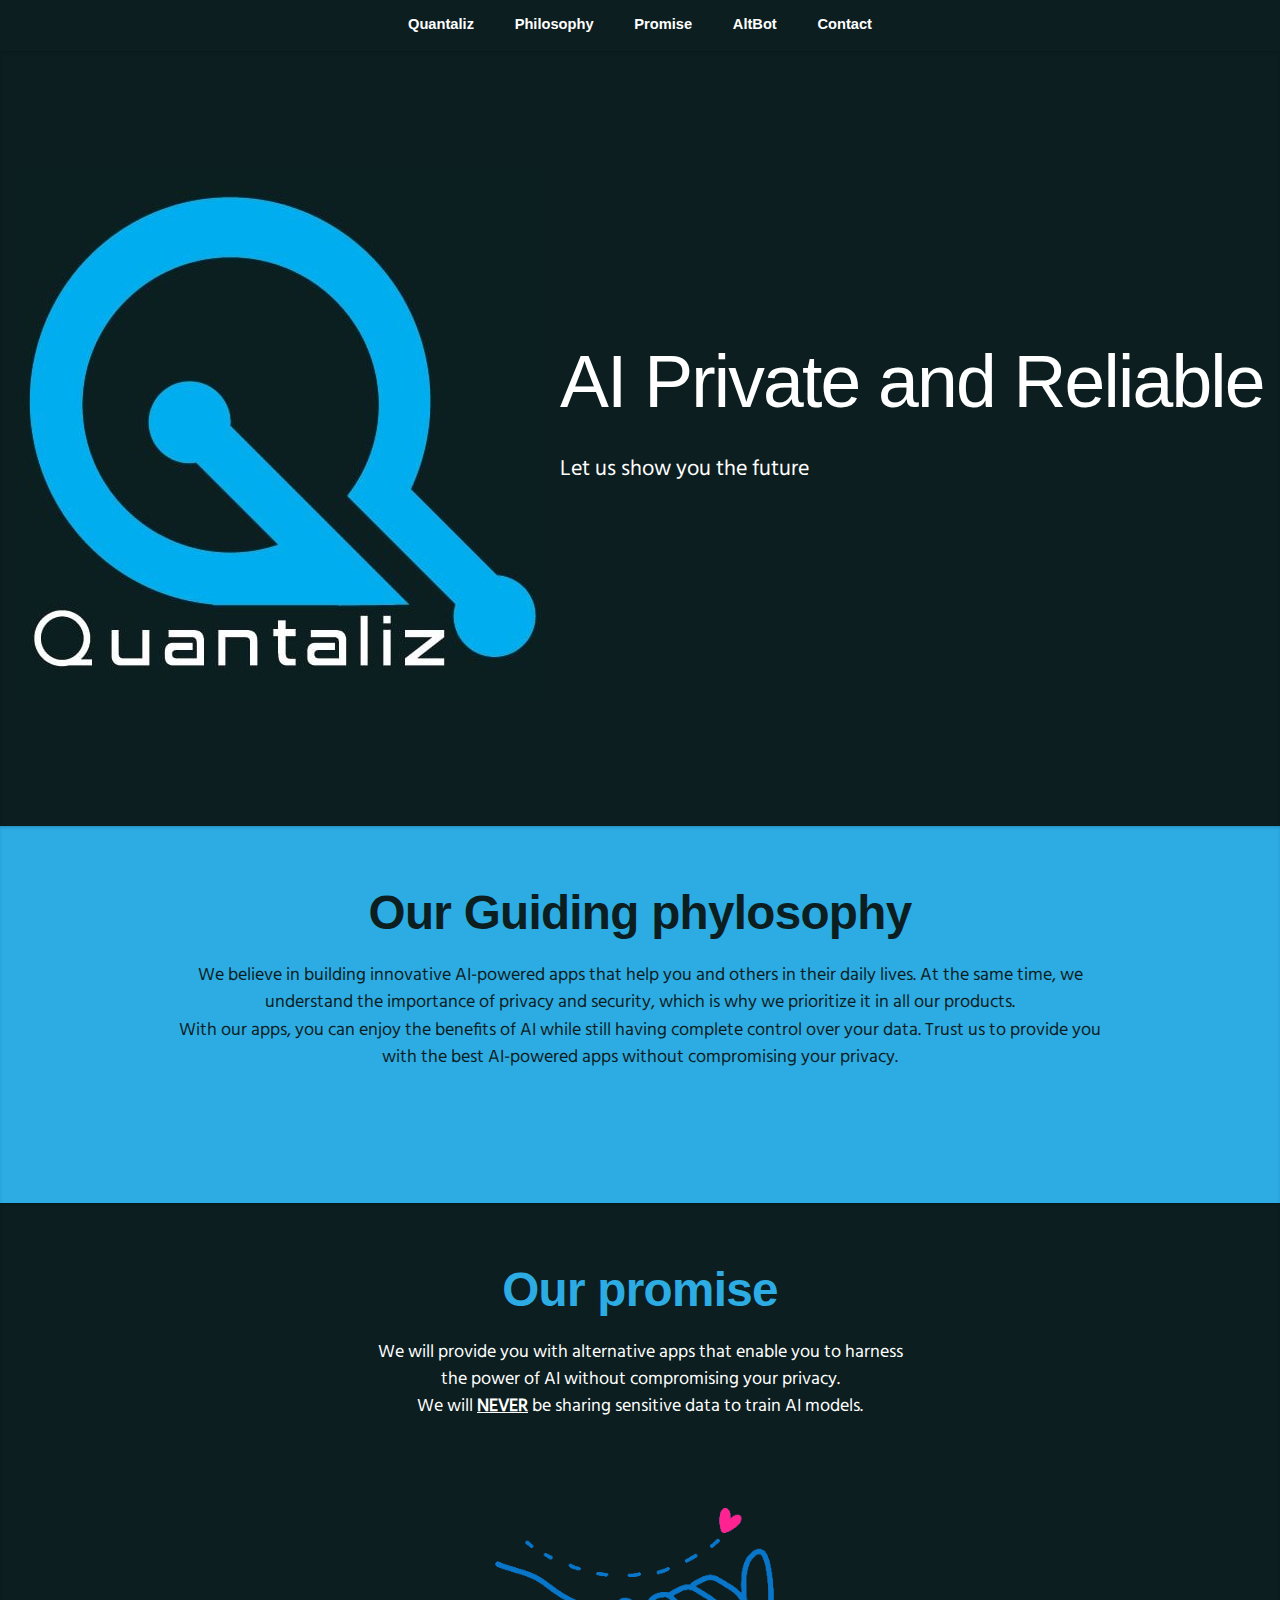
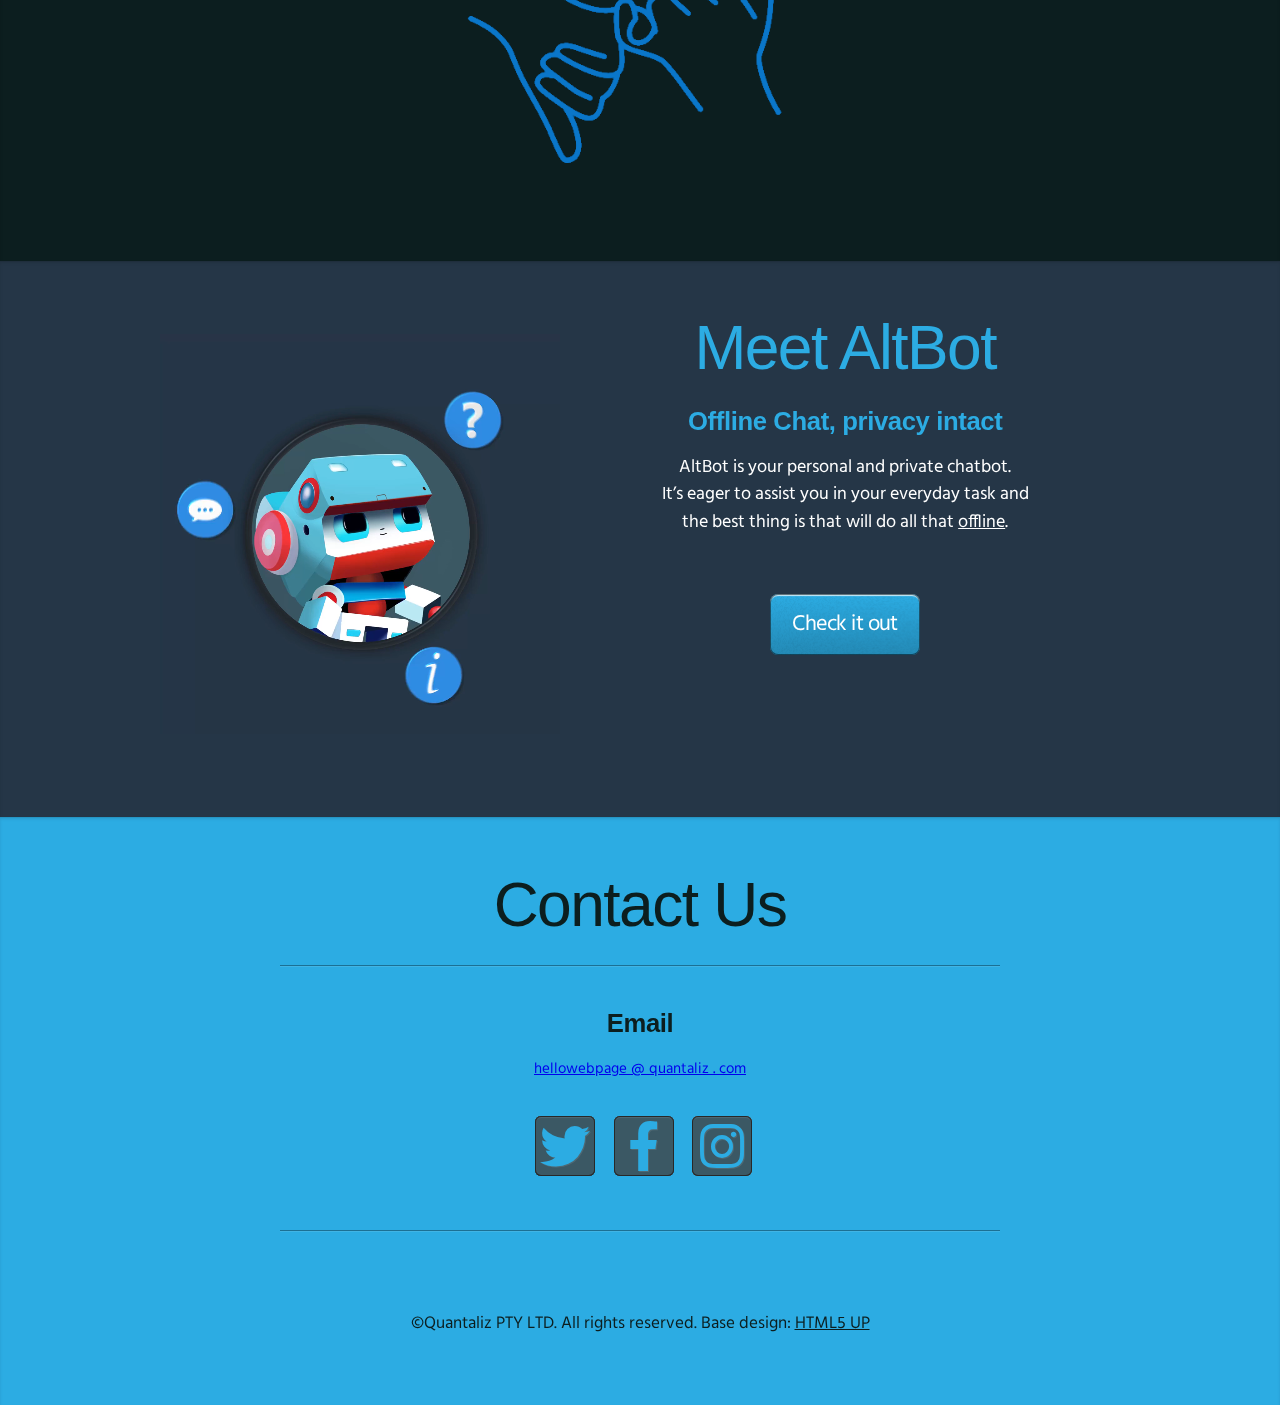
<file: index.html>
<!DOCTYPE HTML>
<html>
	<head>
		<title>Quantaliz PTY LTD</title>
		<meta charset="utf-8" />
		<meta name="viewport" content="width=device-width, initial-scale=1, user-scalable=no" />
		<link rel="stylesheet" href="assets/css/main.css" />
	</head>
	<body class="is-preload">
		<!-- Nav -->
		<nav id="nav">
			<ul class="container">
				<li><h4><a href="#top">Quantaliz</a></h4></li>
				<li><h4><a href="#philosophy">Philosophy</a></h4></li>
				<li><h4><a href="#promise">Promise</a></h4></li>
				<li><h4><a href="#altbot">AltBot</a></h4></li>
				<li><h4><a href="#contact">Contact</a></h4></li>
			</ul>
		</nav>

		<!-- Home -->
		<article id="top" class="wrapper styleCloseBlack">
			<div class="row aln-center aln-middle">
				<div class="col-4 col-5-large col-12-medium">
					<img src="images/QuantalizLogo.jpg"/>
				</div>
				<div>	
					<h1 class="quantalize">AI Private and Reliable</h1>
					<p>Let us show you the future</p>
				</div>
			</div>
		</article>

		<!-- philosophy -->
		<article id="philosophy" class="wrapper styleAllBlue">
			<div class="container">
				<header>
					<h2>Our Guiding phylosophy</h2>
					<p>We believe in building innovative AI-powered apps that help you and others in their daily lives. At the same time, we understand the importance of privacy and security, which is why we prioritize it in all our products.</p>
					<p>With our apps, you can enjoy the benefits of AI while still having complete control over your data. Trust us to provide you with the best AI-powered apps without compromising your privacy.</p>
				</header>
				<!-- <div class="row aln-center">
					<div class="col-4 col-6-medium col-12-small">
						<section class="box style1">
							<span class="icon featured fa-comments"></span>
							<h3>Consequat lorem</h3>
							<p>Ornare nulla proin odio consequat sapien vestibulum ipsum primis sed amet consequat lorem dolore.</p>
						</section>
					</div>
					<div class="col-4 col-6-medium col-12-small">
						<section class="box style1">
							<span class="icon solid featured fa-camera-retro"></span>
							<h3>Lorem dolor tempus</h3>
							<p>Ornare nulla proin odio consequat sapien vestibulum ipsum primis sed amet consequat lorem dolore.</p>
						</section>
					</div>
					<div class="col-4 col-6-medium col-12-small">
						<section class="box style1">
							<span class="icon featured fa-thumbs-up"></span>
							<h3>Feugiat posuere</h3>
							<p>Ornare nulla proin odio consequat sapien vestibulum ipsum primis sed amet consequat lorem dolore.</p>
						</section>
					</div>
				</div>
				<footer>
					<p>Lorem ipsum dolor sit sapien vestibulum ipsum primis?</p>
					<a href="#portfolio" class="button large scrolly">See some of my recent philosophy</a>
				</footer> -->
			</div>
		</article>

		<article id="promise" class="wrapper styleCloseBlack">
			<div class="container">
				<header>
					<h2>Our promise</h2>
					<p>We will provide you with alternative apps that enable you to harness </p>
					<p>the power of AI without compromising your privacy.</p> 
					<p>We will <u><strong>NEVER</strong></u> be sharing sensitive data to train AI models.</p>
				</header>
				<div class="row aln-center">
					<div class="col-4 col-5-large col-12-medium">
						<span class="image fit"><img src="images/OurPromise.png"/></span>
					</div>
				</div>
			</div>
		</article>

		<article id="altbot" class="wrapper styleCloseBlue">
			<div class="container">
				<div class="row">
					<div class="col-4 col-5-large col-12-medium">
						<video width="400" height="400" autoplay loop>
							<source src="images/AltBot-animation.mp4" type="video/mp4">
						</video>
					</div>
					<div class="col-8 col-7-large col-12-medium">	
						<header>
							<h1>Meet AltBot</h1>
							<h3>Offline Chat, privacy intact</h3>
							<p>AltBot is your personal and private chatbot.</p>
							<p>It’s eager to assist you in your everyday task and</p>
							<p>the best thing is that will do all that <u>offline</u>.</p>
						</header>
						<a href="AltBot.html" class="button large scrolly">Check it out</a>
					</div>
				</div>
			</div>
		</article>

		<!-- Portfolio
		<article id="portfolio" class="wrapper style3">
			<div class="container">
				<header>
					<h2>Here’s some stuff I made recently.</h2>
					<p>Proin odio consequat  sapien vestibulum consequat lorem dolore feugiat.</p>
				</header>
				<div class="row">
					<div class="col-4 col-6-medium col-12-small">
						<article class="box style2">
							<a href="#" class="image featured"><img src="images/pic01.jpg" alt="" /></a>
							<h3><a href="#">Magna feugiat</a></h3>
							<p>Ornare nulla proin odio consequat.</p>
						</article>
					</div>
					<div class="col-4 col-6-medium col-12-small">
						<article class="box style2">
							<a href="#" class="image featured"><img src="images/pic02.jpg" alt="" /></a>
							<h3><a href="#">Veroeros primis</a></h3>
							<p>Ornare nulla proin odio consequat.</p>
						</article>
					</div>
					<div class="col-4 col-6-medium col-12-small">
						<article class="box style2">
							<a href="#" class="image featured"><img src="images/pic03.jpg" alt="" /></a>
							<h3><a href="#">Lorem ipsum</a></h3>
							<p>Ornare nulla proin odio consequat.</p>
						</article>
					</div>
					<div class="col-4 col-6-medium col-12-small">
						<article class="box style2">
							<a href="#" class="image featured"><img src="images/pic04.jpg" alt="" /></a>
							<h3><a href="#">Tempus dolore</a></h3>
							<p>Ornare nulla proin odio consequat.</p>
						</article>
					</div>
					<div class="col-4 col-6-medium col-12-small">
						<article class="box style2">
							<a href="#" class="image featured"><img src="images/pic05.jpg" alt="" /></a>
							<h3><a href="#">Feugiat aliquam</a></h3>
							<p>Ornare nulla proin odio consequat.</p>
						</article>
					</div>
					<div class="col-4 col-6-medium col-12-small">
						<article class="box style2">
							<a href="#" class="image featured"><img src="images/pic06.jpg" alt="" /></a>
							<h3><a href="#">Sed amet ornare</a></h3>
							<p>Ornare nulla proin odio consequat.</p>
						</article>
					</div>
				</div>
				<footer>
					<p>Lorem ipsum dolor sit sapien vestibulum ipsum primis?</p>
					<a href="#contact" class="button large scrolly">Get in touch with me</a>
				</footer>
			</div>
		</article> -->

		<!-- Contact -->
		<article id="contact" class="wrapper styleAllBlue">
			<div class="container medium">
				<!-- <header>
					<h2>Have me make stuff for you.</h2>
					<p>Ornare nulla proin odio consequat sapien vestibulum ipsum.</p>
				</header> -->
				<div class="row">
					<!-- <div class="col-12">
						<form method="post" action="#">
							<div class="row">
								<div class="col-6 col-12-small">
									<input type="text" name="name" id="name" placeholder="Name" />
								</div>
								<div class="col-6 col-12-small">
									<input type="text" name="email" id="email" placeholder="Email" />
								</div>
								<div class="col-12">
									<input type="text" name="subject" id="subject" placeholder="Subject" />
								</div>
								<div class="col-12">
									<textarea name="message" id="message" placeholder="Message"></textarea>
								</div>
								<div class="col-12">
									<ul class="actions">
										<li><input type="submit" value="Send Message" /></li>
										<li><input type="reset" value="Clear Form" class="alt" /></li>
									</ul>
								</div>
							</div>
						</form>
					</div> -->
					<div class="col-12">
						<h1>Contact Us</h1>
						<hr />
						<h3>Email</h3>
						<a href="mailto:hellowebpage@quantaliz.com">hellowebpage @ quantaliz . com</a></p>
						<ul class="social">
							<li><a href="https://x.com/quantaliz" class="icon brands fa-twitter"><span class="label">Twitter</span></a></li>
							<li><a href="https://www.facebook.com/profile.php?id=61558494513659" class="icon brands fa-facebook-f"><span class="label">Facebook</span></a></li>
							<li><a href="https://www.instagram.com/quantalizcorp/" class="icon brands fa-instagram"><span class="label">Instagram</span></a></li>
							<!-- <li><a href="#" class="icon brands fa-dribbble"><span class="label">Dribbble</span></a></li> -->
							<!-- <li><a href="#" class="icon brands fa-linkedin-in"><span class="label">LinkedIn</span></a></li> -->
							<!-- <li><a href="#" class="icon brands fa-tumblr"><span class="label">Tumblr</span></a></li> -->
							<!-- <li><a href="#" class="icon brands fa-google-plus"><span class="label">Google+</span></a></li> -->
							<!-- <li><a href="#" class="icon brands fa-github"><span class="label">Github</span></a></li> -->
							<!--
							<li><a href="#" class="icon solid fa-rss"><span>RSS</span></a></li>
							<li><a href="#" class="icon brands fa-instagram"><span>Instagram</span></a></li>
							<li><a href="#" class="icon brands fa-foursquare"><span>Foursquare</span></a></li>
							<li><a href="#" class="icon brands fa-skype"><span>Skype</span></a></li>
							<li><a href="#" class="icon brands fa-soundcloud"><span>Soundcloud</span></a></li>
							<li><a href="#" class="icon brands fa-youtube"><span>YouTube</span></a></li>
							<li><a href="#" class="icon brands fa-blogger"><span>Blogger</span></a></li>
							<li><a href="#" class="icon brands fa-flickr"><span>Flickr</span></a></li>
							<li><a href="#" class="icon brands fa-vimeo"><span>Vimeo</span></a></li>
							-->
						</ul>
						<hr />
					</div>
				</div>
				<footer>
					<div id="copyright">
						&copy;Quantaliz PTY LTD. All rights reserved. Base design: <a href="http://html5up.net">HTML5 UP</a>
					</div>
				</footer>
			</div>
		</article>

		<!-- Scripts -->
		<script src="assets/js/jquery.min.js"></script>
		<script src="assets/js/jquery.scrolly.min.js"></script>
		<script src="assets/js/browser.min.js"></script>
		<script src="assets/js/breakpoints.min.js"></script>
		<script src="assets/js/util.js"></script>
		<script src="assets/js/main.js"></script>

	</body>
</html>
</file>
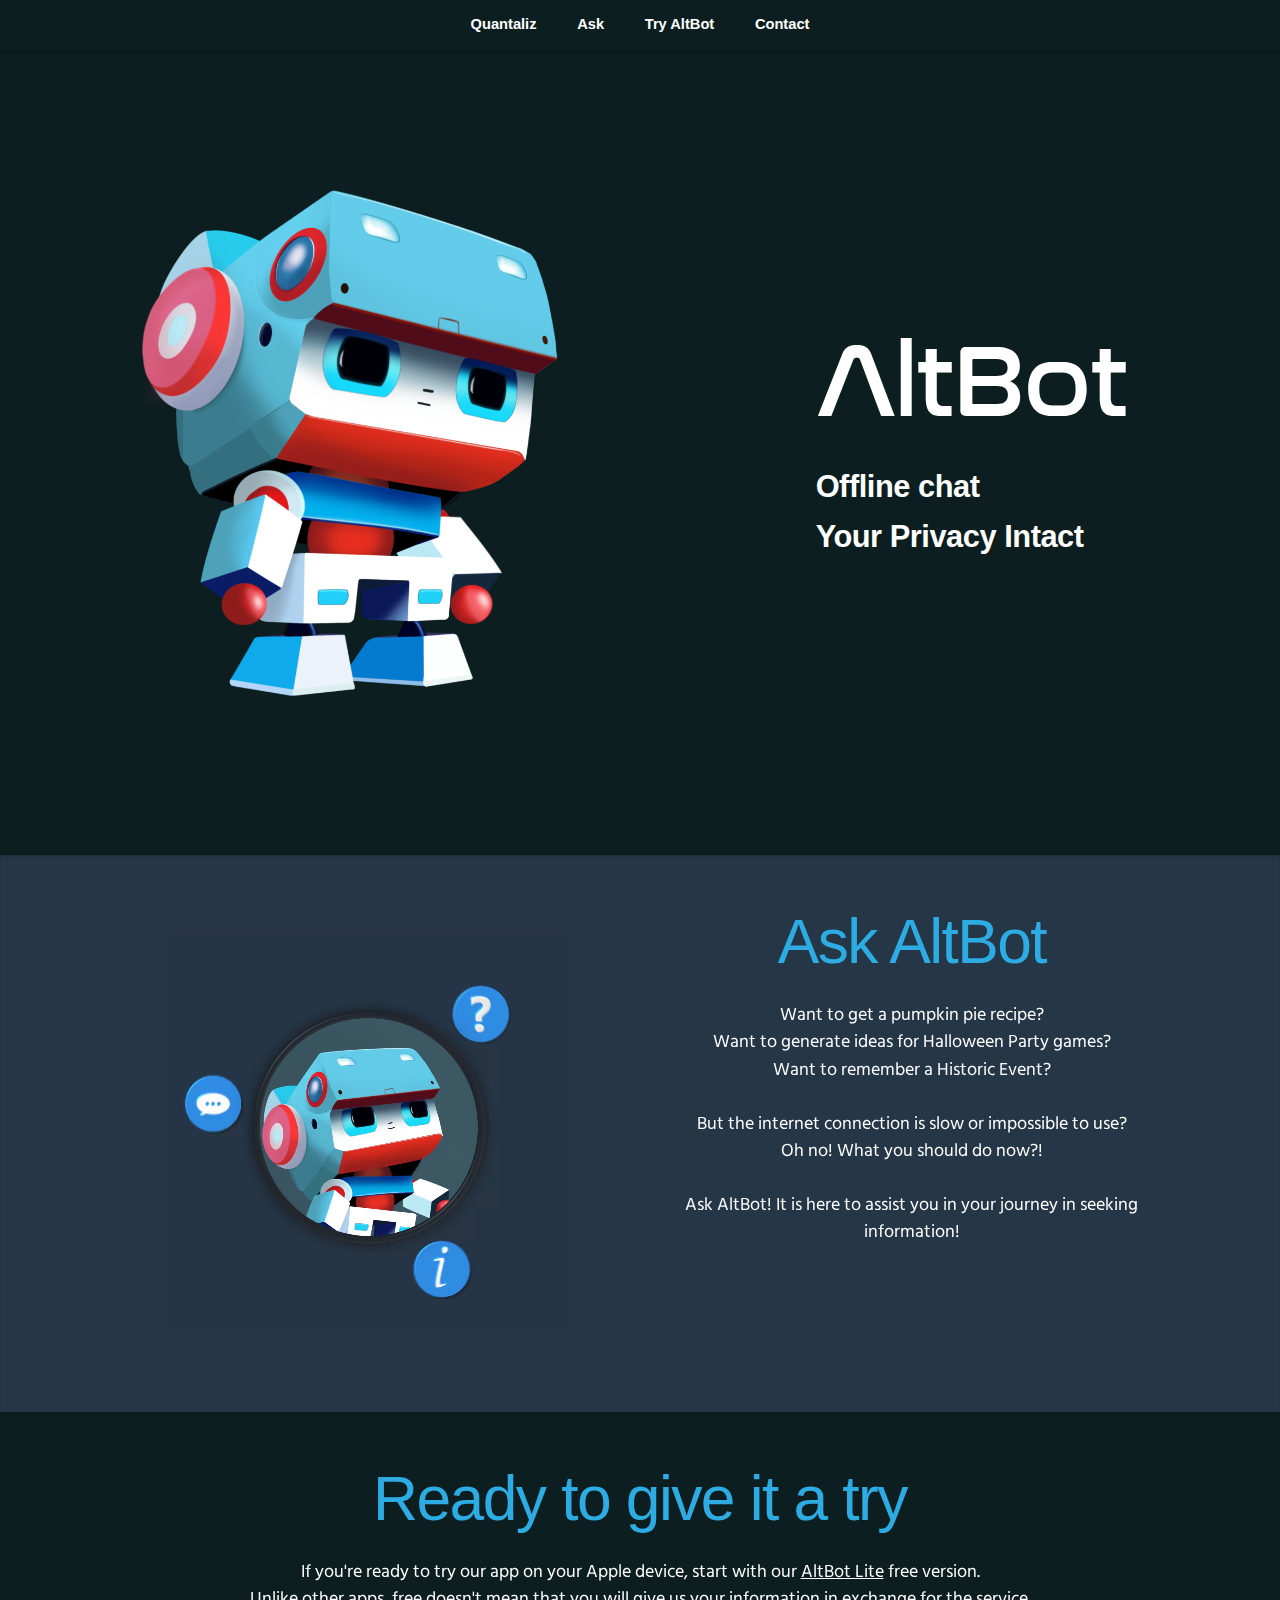
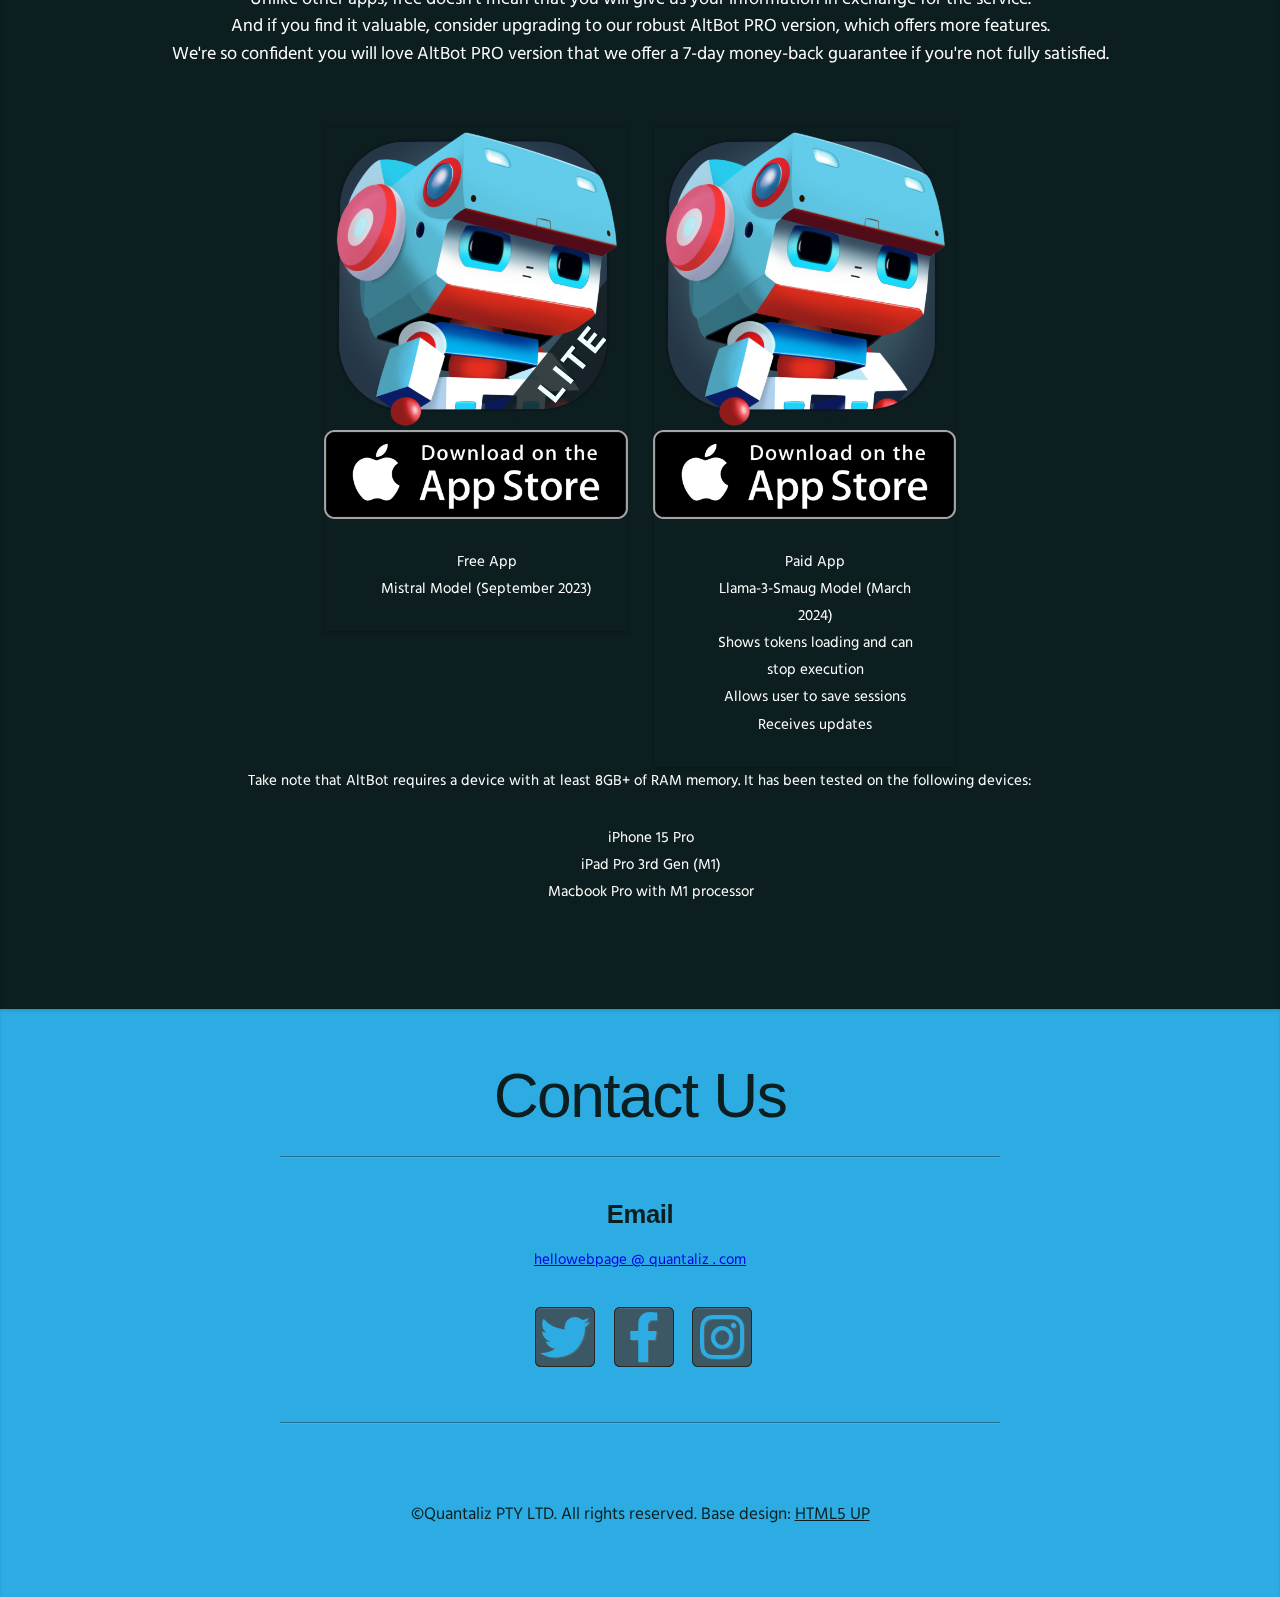
<file: AltBot.html>
<!DOCTYPE HTML>
<html>
	<head>
		<title>AltBot webpage</title>
		<meta charset="utf-8" />
		<meta name="viewport" content="width=device-width, initial-scale=1, user-scalable=no" />
		<link rel="stylesheet" href="assets/css/main.css" />
	</head>
	<body class="is-preload">
		<!-- Nav -->
		<nav id="nav">
			<ul class="container">
				<li><h4><a href="index.html">Quantaliz</a></h4></li>
				<!-- <li><h4><a href="#video">Video</a></li> -->
				<li><h4><a href="#ask">Ask</a></h4></li>
				<li><h4><a href="#try">Try AltBot</a></h4></li>
				<li><h4><a href="#contact">Contact</a></h4></li>
			</ul>
		</nav>

		<!-- Home -->
		<article id="top" class="wrapper styleCloseBlack">
			<div class="row aln-center aln-middle">
				<div class="col-5 col-7-large col-12-medium">
					<img src="images/AltBot-Trans.png"/>
				</div>
				<div class="col-5 col-4-large col-12-medium">	
					<h1 class="albotize">AltBot</h1>
					<h2 class="albotize">Offline chat </h2>
					<h2 class="albotize">Your Privacy Intact</h2>
				</div>
			</div>
		</article>

		<!-- video -->
		<!-- <article id="video" class="wrapper styleAllBlue">
			<div class="container">
				<header>
					<h1>AltBot intro video</h1>
					<span class="image fit"><img src="images/CommingSoon.png" alt="" /></span>
				</header>
			</div>
		</article> -->

		<article id="ask" class="wrapper styleCloseBlue">
			<div class="row aln-center">
				<div class="col-4 col-5-large col-12-medium">
					<video width="400" height="400" autoplay loop>
						<source src="images/AltBot-animation.mp4" type="video/mp4">
					</video>
				</div>
				<div class="col-4 col-5-large col-12-medium">
					<header>
						<h1>Ask AltBot</h1>
						<p>Want to get a pumpkin pie recipe?</p>
						<p>Want to generate ideas for Halloween Party games?</p>
						<p>Want to remember a Historic Event?</p>
						<br/>
						<p>But the internet connection is slow or impossible to use?</p>
						<p>Oh no! What you should do now?!</p>
						<br/>
						<p>Ask AltBot! It is here to assist you in your journey in seeking information!</p>
					</header>
				</div>
			</div>
		</article>

		<article id="try" class="wrapper styleCloseBlack">
			<div class="container">
				<header>
					<h1>Ready to give it a try</h1>
					<p>If you're ready to try our app on your Apple device, start with our <u>AltBot Lite</u> free version.</p>
					<p>Unlike other apps, free doesn't mean that you will give us your information in exchange for the service.</p>
					<p>And if you find it valuable, consider upgrading to our robust AltBot PRO version, which offers more features.</p>
					<p>We're so confident you will love AltBot PRO version that we offer a 7-day money-back guarantee if you're not fully satisfied.</p>
				</header>
				<div class="row aln-center">
					<div class="col-4 col-6-medium col-12-small">
						<article class="box style2">
							<a href="https://apps.apple.com/us/app/altbot-lite/id6502375562" class="image featured"><img src="images/AltBotLite-Mac.png"/></a>
							<a href="https://apps.apple.com/us/app/altbot-lite/id6502375562" class="image featured"><img src="images/AppStoreLogo.png"/></a>
							<ul class="noBullets">
								<li>Free App</li>
								<li>Mistral Model (September 2023)</li>
							</ul>
						</article>
					</div>
					<div class="col-4 col-6-medium col-12-small">
						<article class="box style2">
							<a href="https://apps.apple.com/us/app/altbot/id6502375930" class="image featured"><img src="images/AltBot-Mac.png"/></a>
							<a href="https://apps.apple.com/us/app/altbot/id6502375930" class="image featured"><img src="images/AppStoreLogo.png"/></a>
							<ul class="noBullets">
								<li>Paid App</li>
								<li>Llama-3-Smaug Model (March 2024)</li>
								<li>Shows tokens loading and can stop execution</li>
								<li>Allows user to save sessions</li>
								<li>Receives updates</li>
							</ul>
						</article>
					</div>
				</div>
				<div>
					<p>
						Take note that AltBot requires a device with at least 8GB+ of RAM memory. It has been tested on the following devices:
						<ul class="noBullets">
							<li>iPhone 15 Pro</li>
							<li>iPad Pro 3rd Gen (M1)</li>
							<li>Macbook Pro with M1 processor</li>
						</ul>
					</p>
				</div>
			</div>
		</article>

		<!-- Contact -->
		<article id="contact" class="wrapper styleAllBlue">
			<div class="container medium">
				<div class="row">
					<div class="col-12">
						<h1>Contact Us</h1>
						<hr />
						<h3>Email</h3>
						<a href="mailto:hellowebpage@quantaliz.com">hellowebpage @ quantaliz . com</a></p>
						<ul class="social">
							<li><a href="https://x.com/quantaliz" class="icon brands fa-twitter"><span class="label">Twitter</span></a></li>
							<li><a href="https://www.facebook.com/profile.php?id=61558494513659" class="icon brands fa-facebook-f"><span class="label">Facebook</span></a></li>
							<li><a href="https://www.instagram.com/quantalizcorp/" class="icon brands fa-instagram"><span class="label">Instagram</span></a></li>
						</ul>
						<hr />
					</div>
				</div>
				<footer>
					<div id="copyright">
						&copy;Quantaliz PTY LTD. All rights reserved. Base design: <a href="http://html5up.net">HTML5 UP</a>
					</div>
				</footer>
			</div>
		</article>

		<!-- Scripts -->
		<script src="assets/js/jquery.min.js"></script>
		<script src="assets/js/jquery.scrolly.min.js"></script>
		<script src="assets/js/browser.min.js"></script>
		<script src="assets/js/breakpoints.min.js"></script>
		<script src="assets/js/util.js"></script>
		<script src="assets/js/main.js"></script>

	</body>
</html>
</file>
<file: assets/css/main.css>
/* @import url("https://fonts.googleapis.com/css?family=Open+Sans:300,300italic,600,600italic,700"); */
@import url("fontawesome-all.min.css");

/*
	Miniport by HTML5 UP
	html5up.net | @ajlkn
	Free for personal and commercial use under the CCA 3.0 license (html5up.net/license)
*/

@font-face {
	font-family: 'Hind';
	font-style: normal;
	font-weight: 400;
	src: url('../webfonts/Hind.woff2') format('woff2');
	unicode-range: U+0000-00FF, U+0131, U+0152-0153, U+02BB-02BC, U+02C6, U+02DA, U+02DC, U+0304, U+0308, U+0329, U+2000-206F, U+2074, U+20AC, U+2122, U+2191, U+2193, U+2212, U+2215, U+FEFF, U+FFFD;
}

@font-face {
	font-family: 'Nasalization Rg Regular';
	font-style: normal;
	font-weight: 400;
	src: url('../webfonts/nasalization.otf') format('opentype');
}

html, body, div, span, applet, object,
iframe, h1, h2, h3, h4, h5, h6, p, blockquote,
pre, a, abbr, acronym, address, big, cite,
code, del, dfn, em, img, ins, kbd, q, s, samp,
small, strike, strong, sub, sup, tt, var, b,
u, i, center, dl, dt, dd, ol, ul, li, fieldset,
form, label, legend, table, caption, tbody,
tfoot, thead, tr, th, td, article, aside,
canvas, details, embed, figure, figcaption,
footer, header, hgroup, menu, nav, output, ruby,
section, summary, time, mark, audio, video {
	margin: 0;
	padding: 0;
	border: 0;
	font-size: 100%;
	font: inherit;
	vertical-align: baseline;}

article, aside, details, figcaption, figure,
footer, header, hgroup, menu, nav, section {
	display: block;}

body {
	line-height: 1;
}

ol, ul {
	list-style: none;
}

blockquote, q {
	quotes: none;
}

	blockquote:before, blockquote:after, q:before, q:after {
		content: '';
		content: none;
	}

table {
	border-collapse: collapse;
	border-spacing: 0;
}

body {
	-webkit-text-size-adjust: none;
}

mark {
	background-color: transparent;
	color: inherit;
}

input::-moz-focus-inner {
	border: 0;
	padding: 0;
}

input, select, textarea {
	-moz-appearance: none;
	-webkit-appearance: none;
	-ms-appearance: none;
	appearance: none;
}

/* Basic */

	html {
		box-sizing: border-box;
	}

	*, *:before, *:after {
		box-sizing: inherit;
	}

	body {
		padding-top: 3.5em;
	}

	body.is-preload *, body.is-preload *:before, body.is-preload *:after {
		-moz-animation: none !important;
		-webkit-animation: none !important;
		-ms-animation: none !important;
		animation: none !important;
		-moz-transition: none !important;
		-webkit-transition: none !important;
		-ms-transition: none !important;
		transition: none !important;
	}

	body, input, textarea, select {
		font-family: 'Hind';
		font-style: normal;
		font-weight: 200;
		line-height: 1.85em;
		/* color: #e1e1e1; */
		font-size: 13pt;
	}

	a {
		-moz-transition: color .2s ease-in-out;
		-webkit-transition: color .2s ease-in-out;
		-ms-transition: color .2s ease-in-out;
		transition: color .2s ease-in-out;
		/* color: #43B3E0; */
		text-decoration: underline;
	}

		a:hover {
			color: #43bff0 !important;
		}

		a img {
			border: 0;
		}

	b, strong {
		font-weight: 600;
		/* color: #3e3e3e; */
	}

	i, em {
		font-style: italic;
	}

	sub {
		position: relative;
		top: 0.5em;
		font-size: 0.8em;
	}

	sup {
		position: relative;
		top: -0.5em;
		font-size: 0.8em;
	}

	blockquote {
		border-left: solid 0.75em #eee;
		padding: 1em 0 1em 1.5em;
		font-style: italic;
	}

	h1, h2, h3, h4, h5, h6 {
		/* color: #2cace3; */
		margin: 0 0 0.75em 0;
		font-family: 'Montserrat', sans-serif;
		font-weight: 700;
	}

	h1 a, h2 a, h3 a, h4 a, h5 a, h6 a {
		text-decoration: none;
		color: inherit;
	}

	h2, h3, h4, h5, h6 {
		font-weight: 700;
	}

	h1 {
		font-size: 4.25em;
		letter-spacing: -0.025em;
		font-weight: 300;
	}

	h1 strong {
		font-weight: 700;
	}

	h2 {
		font-size: 3.25em;
		letter-spacing: -0.015em;
	}

	h3 {
		font-size: 1.75em;
		letter-spacing: -0.015em;
	}

	em, i {
		font-style: italic;
	}

	br.clear {
		clear: both;
	}

	hr {
		border: 0;
		border-top: solid 1px #444;
		border-top-color: rgba(0, 0, 0, 0.35);
		box-shadow: 0px 1px 0px 0px rgba(255, 255, 255, 0.1);
		height: 1px;
		margin: 3em 0;
	}

	p, ul, ol, dl, table {
		margin-bottom: 2em;
	}

	header {
		margin: 0 0 3em 0;
	}

	header > p {
		font-size: 1.25em;
		margin: 0;
	}

	footer {
		margin: 3em 0 0 0;
	}

	footer > p {
		font-size: 1.25em;
	}

	h1.albotize {
		font-family: "Nasalization Rg Regular";
		font-style: normal;
		color:#fff;
		font-size: 7em;
	}

	h2.albotize {
		font-style: bold;
		color:#fff;
		font-size: 2.1em;
	}

	h1.quantalize {
		color:#fff;
		font-size: 5em;
	}

/* Container */

	.container {
		margin: 0 auto;
		max-width: calc(100% - 50px);
		width: 1200px;
	}

		.container.medium {
			width: 900px;
		}

		@media screen and (max-width: 1680px) {

			.container {
				width: 1200px;
			}

				.container.medium {
					width: 900px;
				}

		}

		@media screen and (max-width: 1280px) {

			.container {
				width: 960px;
			}

				.container.medium {
					width: 720px;
				}

		}

		@media screen and (max-width: 980px) {

			.container {
				width: 100%;
			}

				.container.medium {
					width: 75%;
				}

		}

		@media screen and (max-width: 736px) {

			.container {
				width: 100%;
				max-width: calc(100% - 30px);
			}

				.container.medium {
					width: 100%;
				}

		}

/* Row */

	.row {
		display: flex;
		flex-wrap: wrap;
		box-sizing: border-box;
		align-items: stretch;
	}

		.row > * {
			box-sizing: border-box;
		}

		.row.gtr-uniform > * > :last-child {
			margin-bottom: 0;
		}

		.row.aln-left {
			justify-content: flex-start;
		}

		.row.aln-center {
			justify-content: center;
		}

		.row.aln-right {
			justify-content: flex-end;
		}

		.row.aln-top {
			align-items: flex-start;
		}

		.row.aln-middle {
			align-items: center;
		}

		.row.aln-bottom {
			align-items: flex-end;
		}

		.row > .imp {
			order: -1;
		}

		.row > .col-1 {
			width: 8.33333%;
		}

		.row > .off-1 {
			margin-left: 8.33333%;
		}

		.row > .col-2 {
			width: 16.66667%;
		}

		.row > .off-2 {
			margin-left: 16.66667%;
		}

		.row > .col-3 {
			width: 25%;
		}

		.row > .off-3 {
			margin-left: 25%;
		}

		.row > .col-4 {
			width: 33.33333%;
		}

		.row > .off-4 {
			margin-left: 33.33333%;
		}

		.row > .col-5 {
			width: 41.66667%;
		}

		.row > .off-5 {
			margin-left: 41.66667%;
		}

		.row > .col-6 {
			width: 50%;
		}

		.row > .off-6 {
			margin-left: 50%;
		}

		.row > .col-7 {
			width: 58.33333%;
		}

		.row > .off-7 {
			margin-left: 58.33333%;
		}

		.row > .col-8 {
			width: 66.66667%;
		}

		.row > .off-8 {
			margin-left: 66.66667%;
		}

		.row > .col-9 {
			width: 75%;
		}

		.row > .off-9 {
			margin-left: 75%;
		}

		.row > .col-10 {
			width: 83.33333%;
		}

		.row > .off-10 {
			margin-left: 83.33333%;
		}

		.row > .col-11 {
			width: 91.66667%;
		}

		.row > .off-11 {
			margin-left: 91.66667%;
		}

		.row > .col-12 {
			width: 100%;
		}

		.row > .off-12 {
			margin-left: 100%;
		}

		.row.gtr-0 {
			margin-top: 0px;
			margin-left: 0px;
		}

			.row.gtr-0 > * {
				padding: 0px 0 0 0px;
			}

			.row.gtr-0.gtr-uniform {
				margin-top: 0px;
			}

				.row.gtr-0.gtr-uniform > * {
					padding-top: 0px;
				}

		.row.gtr-25 {
			margin-top: -6.25px;
			margin-left: -6.25px;
		}

			.row.gtr-25 > * {
				padding: 6.25px 0 0 6.25px;
			}

			.row.gtr-25.gtr-uniform {
				margin-top: -6.25px;
			}

				.row.gtr-25.gtr-uniform > * {
					padding-top: 6.25px;
				}

		.row.gtr-50 {
			margin-top: -12.5px;
			margin-left: -12.5px;
		}

			.row.gtr-50 > * {
				padding: 12.5px 0 0 12.5px;
			}

			.row.gtr-50.gtr-uniform {
				margin-top: -12.5px;
			}

				.row.gtr-50.gtr-uniform > * {
					padding-top: 12.5px;
				}

		.row {
			margin-top: -25px;
			margin-left: -25px;
		}

			.row > * {
				padding: 25px 0 0 25px;
			}

			.row.gtr-uniform {
				margin-top: -25px;
			}

				.row.gtr-uniform > * {
					padding-top: 25px;
				}

		.row.gtr-150 {
			margin-top: -37.5px;
			margin-left: -37.5px;
		}

			.row.gtr-150 > * {
				padding: 37.5px 0 0 37.5px;
			}

			.row.gtr-150.gtr-uniform {
				margin-top: -37.5px;
			}

				.row.gtr-150.gtr-uniform > * {
					padding-top: 37.5px;
				}

		.row.gtr-200 {
			margin-top: -50px;
			margin-left: -50px;
		}

			.row.gtr-200 > * {
				padding: 50px 0 0 50px;
			}

			.row.gtr-200.gtr-uniform {
				margin-top: -50px;
			}

				.row.gtr-200.gtr-uniform > * {
					padding-top: 50px;
				}

		@media screen and (max-width: 1680px) {

			.row {
				display: flex;
				flex-wrap: wrap;
				box-sizing: border-box;
				align-items: stretch;
			}

				.row > * {
					box-sizing: border-box;
				}

				.row.gtr-uniform > * > :last-child {
					margin-bottom: 0;
				}

				.row.aln-left {
					justify-content: flex-start;
				}

				.row.aln-center {
					justify-content: center;
				}

				.row.aln-right {
					justify-content: flex-end;
				}

				.row.aln-top {
					align-items: flex-start;
				}

				.row.aln-middle {
					align-items: center;
				}

				.row.aln-bottom {
					align-items: flex-end;
				}

				.row > .imp-xlarge {
					order: -1;
				}

				.row > .col-1-xlarge {
					width: 8.33333%;
				}

				.row > .off-1-xlarge {
					margin-left: 8.33333%;
				}

				.row > .col-2-xlarge {
					width: 16.66667%;
				}

				.row > .off-2-xlarge {
					margin-left: 16.66667%;
				}

				.row > .col-3-xlarge {
					width: 25%;
				}

				.row > .off-3-xlarge {
					margin-left: 25%;
				}

				.row > .col-4-xlarge {
					width: 33.33333%;
				}

				.row > .off-4-xlarge {
					margin-left: 33.33333%;
				}

				.row > .col-5-xlarge {
					width: 41.66667%;
				}

				.row > .off-5-xlarge {
					margin-left: 41.66667%;
				}

				.row > .col-6-xlarge {
					width: 50%;
				}

				.row > .off-6-xlarge {
					margin-left: 50%;
				}

				.row > .col-7-xlarge {
					width: 58.33333%;
				}

				.row > .off-7-xlarge {
					margin-left: 58.33333%;
				}

				.row > .col-8-xlarge {
					width: 66.66667%;
				}

				.row > .off-8-xlarge {
					margin-left: 66.66667%;
				}

				.row > .col-9-xlarge {
					width: 75%;
				}

				.row > .off-9-xlarge {
					margin-left: 75%;
				}

				.row > .col-10-xlarge {
					width: 83.33333%;
				}

				.row > .off-10-xlarge {
					margin-left: 83.33333%;
				}

				.row > .col-11-xlarge {
					width: 91.66667%;
				}

				.row > .off-11-xlarge {
					margin-left: 91.66667%;
				}

				.row > .col-12-xlarge {
					width: 100%;
				}

				.row > .off-12-xlarge {
					margin-left: 100%;
				}

				.row.gtr-0 {
					margin-top: 0px;
					margin-left: 0px;
				}

					.row.gtr-0 > * {
						padding: 0px 0 0 0px;
					}

					.row.gtr-0.gtr-uniform {
						margin-top: 0px;
					}

						.row.gtr-0.gtr-uniform > * {
							padding-top: 0px;
						}

				.row.gtr-25 {
					margin-top: -6.25px;
					margin-left: -6.25px;
				}

					.row.gtr-25 > * {
						padding: 6.25px 0 0 6.25px;
					}

					.row.gtr-25.gtr-uniform {
						margin-top: -6.25px;
					}

						.row.gtr-25.gtr-uniform > * {
							padding-top: 6.25px;
						}

				.row.gtr-50 {
					margin-top: -12.5px;
					margin-left: -12.5px;
				}

					.row.gtr-50 > * {
						padding: 12.5px 0 0 12.5px;
					}

					.row.gtr-50.gtr-uniform {
						margin-top: -12.5px;
					}

						.row.gtr-50.gtr-uniform > * {
							padding-top: 12.5px;
						}

				.row {
					margin-top: -25px;
					margin-left: -25px;
				}

					.row > * {
						padding: 25px 0 0 25px;
					}

					.row.gtr-uniform {
						margin-top: -25px;
					}

						.row.gtr-uniform > * {
							padding-top: 25px;
						}

				.row.gtr-150 {
					margin-top: -37.5px;
					margin-left: -37.5px;
				}

					.row.gtr-150 > * {
						padding: 37.5px 0 0 37.5px;
					}

					.row.gtr-150.gtr-uniform {
						margin-top: -37.5px;
					}

						.row.gtr-150.gtr-uniform > * {
							padding-top: 37.5px;
						}

				.row.gtr-200 {
					margin-top: -50px;
					margin-left: -50px;
				}

					.row.gtr-200 > * {
						padding: 50px 0 0 50px;
					}

					.row.gtr-200.gtr-uniform {
						margin-top: -50px;
					}

						.row.gtr-200.gtr-uniform > * {
							padding-top: 50px;
						}

		}

		@media screen and (max-width: 1280px) {

			.row {
				display: flex;
				flex-wrap: wrap;
				box-sizing: border-box;
				align-items: stretch;
			}

				.row > * {
					box-sizing: border-box;
				}

				.row.gtr-uniform > * > :last-child {
					margin-bottom: 0;
				}

				.row.aln-left {
					justify-content: flex-start;
				}

				.row.aln-center {
					justify-content: center;
				}

				.row.aln-right {
					justify-content: flex-end;
				}

				.row.aln-top {
					align-items: flex-start;
				}

				.row.aln-middle {
					align-items: center;
				}

				.row.aln-bottom {
					align-items: flex-end;
				}

				.row > .imp-large {
					order: -1;
				}

				.row > .col-1-large {
					width: 8.33333%;
				}

				.row > .off-1-large {
					margin-left: 8.33333%;
				}

				.row > .col-2-large {
					width: 16.66667%;
				}

				.row > .off-2-large {
					margin-left: 16.66667%;
				}

				.row > .col-3-large {
					width: 25%;
				}

				.row > .off-3-large {
					margin-left: 25%;
				}

				.row > .col-4-large {
					width: 33.33333%;
				}

				.row > .off-4-large {
					margin-left: 33.33333%;
				}

				.row > .col-5-large {
					width: 41.66667%;
				}

				.row > .off-5-large {
					margin-left: 41.66667%;
				}

				.row > .col-6-large {
					width: 50%;
				}

				.row > .off-6-large {
					margin-left: 50%;
				}

				.row > .col-7-large {
					width: 58.33333%;
				}

				.row > .off-7-large {
					margin-left: 58.33333%;
				}

				.row > .col-8-large {
					width: 66.66667%;
				}

				.row > .off-8-large {
					margin-left: 66.66667%;
				}

				.row > .col-9-large {
					width: 75%;
				}

				.row > .off-9-large {
					margin-left: 75%;
				}

				.row > .col-10-large {
					width: 83.33333%;
				}

				.row > .off-10-large {
					margin-left: 83.33333%;
				}

				.row > .col-11-large {
					width: 91.66667%;
				}

				.row > .off-11-large {
					margin-left: 91.66667%;
				}

				.row > .col-12-large {
					width: 100%;
				}

				.row > .off-12-large {
					margin-left: 100%;
				}

				.row.gtr-0 {
					margin-top: 0px;
					margin-left: 0px;
				}

					.row.gtr-0 > * {
						padding: 0px 0 0 0px;
					}

					.row.gtr-0.gtr-uniform {
						margin-top: 0px;
					}

						.row.gtr-0.gtr-uniform > * {
							padding-top: 0px;
						}

				.row.gtr-25 {
					margin-top: -6.25px;
					margin-left: -6.25px;
				}

					.row.gtr-25 > * {
						padding: 6.25px 0 0 6.25px;
					}

					.row.gtr-25.gtr-uniform {
						margin-top: -6.25px;
					}

						.row.gtr-25.gtr-uniform > * {
							padding-top: 6.25px;
						}

				.row.gtr-50 {
					margin-top: -12.5px;
					margin-left: -12.5px;
				}

					.row.gtr-50 > * {
						padding: 12.5px 0 0 12.5px;
					}

					.row.gtr-50.gtr-uniform {
						margin-top: -12.5px;
					}

						.row.gtr-50.gtr-uniform > * {
							padding-top: 12.5px;
						}

				.row {
					margin-top: -25px;
					margin-left: -25px;
				}

					.row > * {
						padding: 25px 0 0 25px;
					}

					.row.gtr-uniform {
						margin-top: -25px;
					}

						.row.gtr-uniform > * {
							padding-top: 25px;
						}

				.row.gtr-150 {
					margin-top: -37.5px;
					margin-left: -37.5px;
				}

					.row.gtr-150 > * {
						padding: 37.5px 0 0 37.5px;
					}

					.row.gtr-150.gtr-uniform {
						margin-top: -37.5px;
					}

						.row.gtr-150.gtr-uniform > * {
							padding-top: 37.5px;
						}

				.row.gtr-200 {
					margin-top: -50px;
					margin-left: -50px;
				}

					.row.gtr-200 > * {
						padding: 50px 0 0 50px;
					}

					.row.gtr-200.gtr-uniform {
						margin-top: -50px;
					}

						.row.gtr-200.gtr-uniform > * {
							padding-top: 50px;
						}

		}

		@media screen and (max-width: 980px) {

			.row {
				display: flex;
				flex-wrap: wrap;
				box-sizing: border-box;
				align-items: stretch;
			}

				.row > * {
					box-sizing: border-box;
				}

				.row.gtr-uniform > * > :last-child {
					margin-bottom: 0;
				}

				.row.aln-left {
					justify-content: flex-start;
				}

				.row.aln-center {
					justify-content: center;
				}

				.row.aln-right {
					justify-content: flex-end;
				}

				.row.aln-top {
					align-items: flex-start;
				}

				.row.aln-middle {
					align-items: center;
				}

				.row.aln-bottom {
					align-items: flex-end;
				}

				.row > .imp-medium {
					order: -1;
				}

				.row > .col-1-medium {
					width: 8.33333%;
				}

				.row > .off-1-medium {
					margin-left: 8.33333%;
				}

				.row > .col-2-medium {
					width: 16.66667%;
				}

				.row > .off-2-medium {
					margin-left: 16.66667%;
				}

				.row > .col-3-medium {
					width: 25%;
				}

				.row > .off-3-medium {
					margin-left: 25%;
				}

				.row > .col-4-medium {
					width: 33.33333%;
				}

				.row > .off-4-medium {
					margin-left: 33.33333%;
				}

				.row > .col-5-medium {
					width: 41.66667%;
				}

				.row > .off-5-medium {
					margin-left: 41.66667%;
				}

				.row > .col-6-medium {
					width: 50%;
				}

				.row > .off-6-medium {
					margin-left: 50%;
				}

				.row > .col-7-medium {
					width: 58.33333%;
				}

				.row > .off-7-medium {
					margin-left: 58.33333%;
				}

				.row > .col-8-medium {
					width: 66.66667%;
				}

				.row > .off-8-medium {
					margin-left: 66.66667%;
				}

				.row > .col-9-medium {
					width: 75%;
				}

				.row > .off-9-medium {
					margin-left: 75%;
				}

				.row > .col-10-medium {
					width: 83.33333%;
				}

				.row > .off-10-medium {
					margin-left: 83.33333%;
				}

				.row > .col-11-medium {
					width: 91.66667%;
				}

				.row > .off-11-medium {
					margin-left: 91.66667%;
				}

				.row > .col-12-medium {
					width: 100%;
				}

				.row > .off-12-medium {
					margin-left: 100%;
				}

				.row.gtr-0 {
					margin-top: 0px;
					margin-left: 0px;
				}

					.row.gtr-0 > * {
						padding: 0px 0 0 0px;
					}

					.row.gtr-0.gtr-uniform {
						margin-top: 0px;
					}

						.row.gtr-0.gtr-uniform > * {
							padding-top: 0px;
						}

				.row.gtr-25 {
					margin-top: -6.25px;
					margin-left: -6.25px;
				}

					.row.gtr-25 > * {
						padding: 6.25px 0 0 6.25px;
					}

					.row.gtr-25.gtr-uniform {
						margin-top: -6.25px;
					}

						.row.gtr-25.gtr-uniform > * {
							padding-top: 6.25px;
						}

				.row.gtr-50 {
					margin-top: -12.5px;
					margin-left: -12.5px;
				}

					.row.gtr-50 > * {
						padding: 12.5px 0 0 12.5px;
					}

					.row.gtr-50.gtr-uniform {
						margin-top: -12.5px;
					}

						.row.gtr-50.gtr-uniform > * {
							padding-top: 12.5px;
						}

				.row {
					margin-top: -25px;
					margin-left: -25px;
				}

					.row > * {
						padding: 25px 0 0 25px;
					}

					.row.gtr-uniform {
						margin-top: -25px;
					}

						.row.gtr-uniform > * {
							padding-top: 25px;
						}

				.row.gtr-150 {
					margin-top: -37.5px;
					margin-left: -37.5px;
				}

					.row.gtr-150 > * {
						padding: 37.5px 0 0 37.5px;
					}

					.row.gtr-150.gtr-uniform {
						margin-top: -37.5px;
					}

						.row.gtr-150.gtr-uniform > * {
							padding-top: 37.5px;
						}

				.row.gtr-200 {
					margin-top: -50px;
					margin-left: -50px;
				}

					.row.gtr-200 > * {
						padding: 50px 0 0 50px;
					}

					.row.gtr-200.gtr-uniform {
						margin-top: -50px;
					}

						.row.gtr-200.gtr-uniform > * {
							padding-top: 50px;
						}

		}

		@media screen and (max-width: 736px) {

			.row {
				display: flex;
				flex-wrap: wrap;
				box-sizing: border-box;
				align-items: stretch;
			}

				.row > * {
					box-sizing: border-box;
				}

				.row.gtr-uniform > * > :last-child {
					margin-bottom: 0;
				}

				.row.aln-left {
					justify-content: flex-start;
				}

				.row.aln-center {
					justify-content: center;
				}

				.row.aln-right {
					justify-content: flex-end;
				}

				.row.aln-top {
					align-items: flex-start;
				}

				.row.aln-middle {
					align-items: center;
				}

				.row.aln-bottom {
					align-items: flex-end;
				}

				.row > .imp-small {
					order: -1;
				}

				.row > .col-1-small {
					width: 8.33333%;
				}

				.row > .off-1-small {
					margin-left: 8.33333%;
				}

				.row > .col-2-small {
					width: 16.66667%;
				}

				.row > .off-2-small {
					margin-left: 16.66667%;
				}

				.row > .col-3-small {
					width: 25%;
				}

				.row > .off-3-small {
					margin-left: 25%;
				}

				.row > .col-4-small {
					width: 33.33333%;
				}

				.row > .off-4-small {
					margin-left: 33.33333%;
				}

				.row > .col-5-small {
					width: 41.66667%;
				}

				.row > .off-5-small {
					margin-left: 41.66667%;
				}

				.row > .col-6-small {
					width: 50%;
				}

				.row > .off-6-small {
					margin-left: 50%;
				}

				.row > .col-7-small {
					width: 58.33333%;
				}

				.row > .off-7-small {
					margin-left: 58.33333%;
				}

				.row > .col-8-small {
					width: 66.66667%;
				}

				.row > .off-8-small {
					margin-left: 66.66667%;
				}

				.row > .col-9-small {
					width: 75%;
				}

				.row > .off-9-small {
					margin-left: 75%;
				}

				.row > .col-10-small {
					width: 83.33333%;
				}

				.row > .off-10-small {
					margin-left: 83.33333%;
				}

				.row > .col-11-small {
					width: 91.66667%;
				}

				.row > .off-11-small {
					margin-left: 91.66667%;
				}

				.row > .col-12-small {
					width: 100%;
				}

				.row > .off-12-small {
					margin-left: 100%;
				}

				.row.gtr-0 {
					margin-top: 0px;
					margin-left: 0px;
				}

					.row.gtr-0 > * {
						padding: 0px 0 0 0px;
					}

					.row.gtr-0.gtr-uniform {
						margin-top: 0px;
					}

						.row.gtr-0.gtr-uniform > * {
							padding-top: 0px;
						}

				.row.gtr-25 {
					margin-top: -3.75px;
					margin-left: -3.75px;
				}

					.row.gtr-25 > * {
						padding: 3.75px 0 0 3.75px;
					}

					.row.gtr-25.gtr-uniform {
						margin-top: -3.75px;
					}

						.row.gtr-25.gtr-uniform > * {
							padding-top: 3.75px;
						}

				.row.gtr-50 {
					margin-top: -7.5px;
					margin-left: -7.5px;
				}

					.row.gtr-50 > * {
						padding: 7.5px 0 0 7.5px;
					}

					.row.gtr-50.gtr-uniform {
						margin-top: -7.5px;
					}

						.row.gtr-50.gtr-uniform > * {
							padding-top: 7.5px;
						}

				.row {
					margin-top: -15px;
					margin-left: -15px;
				}

					.row > * {
						padding: 15px 0 0 15px;
					}

					.row.gtr-uniform {
						margin-top: -15px;
					}

						.row.gtr-uniform > * {
							padding-top: 15px;
						}

				.row.gtr-150 {
					margin-top: -22.5px;
					margin-left: -22.5px;
				}

					.row.gtr-150 > * {
						padding: 22.5px 0 0 22.5px;
					}

					.row.gtr-150.gtr-uniform {
						margin-top: -22.5px;
					}

						.row.gtr-150.gtr-uniform > * {
							padding-top: 22.5px;
						}

				.row.gtr-200 {
					margin-top: -30px;
					margin-left: -30px;
				}

					.row.gtr-200 > * {
						padding: 30px 0 0 30px;
					}

					.row.gtr-200.gtr-uniform {
						margin-top: -30px;
					}

						.row.gtr-200.gtr-uniform > * {
							padding-top: 30px;
						}

		}

/* Form */

	form label {
		color: #3e3e3e;
		font-weight: 700;
		display: block;
		margin: 0 0 0.5em 0;
	}

	form input[type=text],
	form input[type=email],
	form input[type=password],
	form select,
	form textarea {
		-moz-transition: background .2s ease-in-out, box-shadow .2s ease-in-out;
		-webkit-transition: background .2s ease-in-out, box-shadow .2s ease-in-out;
		-ms-transition: background .2s ease-in-out, box-shadow .2s ease-in-out;
		transition: background .2s ease-in-out, box-shadow .2s ease-in-out;
		-webkit-appearance: none;
		display: block;
		border: 0;
		padding: 0.75em;
		font-size: 1em;
		border-radius: 8px;
		border: solid 1px #ddd;
		background: #fff;
		color: #bbb;
		box-shadow: inset 0px 2px 3px 1px rgba(0, 0, 0, 0.05), 0px 1px 0px 0px rgba(255, 255, 255, 0.025);
		width: 100%;
	}

		form input[type=text]:focus,
		form input[type=email]:focus,
		form input[type=password]:focus,
		form select:focus,
		form textarea:focus {
			background: #fafafa;
			box-shadow: inset 0px 2px 5px 0px rgba(0, 0, 0, 0.05), 0px 1px 0px 0px rgba(255, 255, 255, 0.025), inset 0px 0px 2px 1px #43bff0;
		}

	form textarea {
		height: 15em;
	}

	form .actions:last-child {
		margin-bottom: 0;
	}

	form ::-webkit-input-placeholder {
		color: #555 !important;
	}

	form :-moz-placeholder {
		color: #555 !important;
	}

	form ::-moz-placeholder {
		color: #555 !important;
	}

	form :-ms-input-placeholder {
		color: #555 !important;
	}

	form ::-moz-focus-inner {
		border: 0;
	}

/* Tables */

	table {
		width: 100%;
	}

		table.default {
			width: 100%;
		}

			table.default tr {
				border-top: solid 1px #eee;
			}

				table.default tr:first-child {
					border-top: 0;
				}

			table.default td {
				padding: 0.5em 1em 0.5em 1em;
			}

			table.default th {
				text-align: left;
				padding: 0.5em 1em 0.5em 1em;
				font-weight: 600;
				margin: 0 0 1em 0;
			}

			table.default thead {
				background: #4f4f4f;
				color: #fff;
			}

/* Section/Article */

	section, article {
		margin-bottom: 3em;
	}

	section > :last-child,
	article > :last-child,
	section:last-child,
	article:last-child {
		margin-bottom: 0;
	}

/* Image */

	.image {
		display: inline-block;
		position: relative;
	}

		.image img {
			display: block;
			width: 100%;
		}

		.image.fit {
			display: block;
			width: 100%;
		}

		.image.featured {
			display: block;
			width: 100%;
			margin: 0 0 2em 0;
		}

		.image.left {
			float: left;
			margin: 0 2em 2em 0;
		}

		.image.centered {
			display: block;
			margin: 0 0 2em 0;
		}

			.image.centered img {
				margin: 0 auto;
				width: auto;
			}

/* Button */

	input[type="button"],
	input[type="submit"],
	input[type="reset"],
	button,
	.button {
		background-image: url("images/bg.png"), -moz-linear-gradient(top, rgba(0, 0, 0, 0), rgba(0, 0, 0, 0.2));
		background-image: url("images/bg.png"), -webkit-linear-gradient(top, rgba(0, 0, 0, 0), rgba(0, 0, 0, 0.2));
		background-image: url("images/bg.png"), -ms-linear-gradient(top, rgba(0, 0, 0, 0), rgba(0, 0, 0, 0.2));
		background-image: url("images/bg.png"), linear-gradient(top, rgba(0, 0, 0, 0), rgba(0, 0, 0, 0.2));
		-moz-transition: background-color .2s ease-in-out;
		-webkit-transition: background-color .2s ease-in-out;
		-ms-transition: background-color .2s ease-in-out;
		transition: background-color .2s ease-in-out;
		-webkit-appearance: none;
		position: relative;
		display: inline-block;
		color: #fff !important;
		text-decoration: none;
		font-weight: 500;
		border: 0;
		outline: 0;
		cursor: pointer;
		border-radius: 8px;
		/* text-shadow: -1px -1px 0.5px rgba(0, 0, 0, 0.5); */
		overflow: hidden;
		box-shadow: inset 0px 0px 0px 1px rgba(0, 0, 0, 0.5), inset 0px 2px 1px 0px rgba(255, 255, 255, 0.75);
		background-color: #2cace3;
		padding: 0.75em 1em 0.75em 1em;
		font-size: 1.1em;
		max-width: 24em;
	}

		input[type="button"]:hover,
		input[type="submit"]:hover,
		input[type="reset"]:hover,
		button:hover,
		.button:hover {
			background-color: #43bff0;
			color: #fff !important;
		}

		input[type="button"]:active,
		input[type="submit"]:active,
		input[type="reset"]:active,
		button:active,
		.button:active {
			background-color: #3BA8D3;
			top: 1px;
		}

		input[type="button"].large,
		input[type="submit"].large,
		input[type="reset"].large,
		button.large,
		.button.large {
			font-size: 1.5em;
			letter-spacing: -0.025em;
		}

		input[type="button"].alt,
		input[type="submit"].alt,
		input[type="reset"].alt,
		button.alt,
		.button.alt {
			background-color: #444;
			box-shadow: inset 0px 0px 0px 1px #242424, inset 0px 2px 1px 0px rgba(255, 255, 255, 0.2);
		}

			input[type="button"].alt:hover,
			input[type="submit"].alt:hover,
			input[type="reset"].alt:hover,
			button.alt:hover,
			.button.alt:hover {
				background-color: #4f4f4f;
				color: #fff !important;
			}

			input[type="button"].alt:active,
			input[type="submit"].alt:active,
			input[type="reset"].alt:active,
			button.alt:active,
			.button.alt:active {
				background-color: #3f3f3f;
			}

/* List */

	ul {
		list-style: disc;
		padding-left: 1em;
	}

		ul li {
			padding-left: 0.5em;
		}

	ol {
		list-style: decimal;
		padding-left: 1.25em;
	}

		ol li {
			padding-left: 0.25em;
		}
	
	ul.noBullets {
		list-style-type: none;
	}

/* Social */

	ul.social {
		cursor: default;
		margin: 0;
		list-style: none;
		padding-left: 0;
	}

		ul.social li {
			position: relative;
			display: inline-block;
			margin: 0.25em;
			top: 0;
			padding-left: 10;
		}

			ul.social li a {
				-moz-transition: top .2s ease-in-out;
				-webkit-transition: top .2s ease-in-out;
				-ms-transition: top .2s ease-in-out;
				transition: top .2s ease-in-out;
				display: block;
				width: 60px;
				height: 60px;
				background-color: #3b5864;
				box-shadow: inset 0px 0px 0px 1px #282828, inset 0px 2px 1px 0px rgba(255, 255, 255, 0.1);
				border-radius: 6px;
				top: 0;
				position: relative;
			}

				ul.social li a:before {
					/* background-image: url("images/bg.png"), -moz-linear-gradient(top, rgba(0, 0, 0, 0), rgba(0, 0, 0, 0.2));
					background-image: url("images/bg.png"), -webkit-linear-gradient(top, rgba(0, 0, 0, 0), rgba(0, 0, 0, 0.2));
					background-image: url("images/bg.png"), -ms-linear-gradient(top, rgba(0, 0, 0, 0), rgba(0, 0, 0, 0.2));
					background-image: url("images/bg.png"), linear-gradient(top, rgba(0, 0, 0, 0), rgba(0, 0, 0, 0.2)); */
					-moz-transition: background-color .2s ease-in-out;
					-webkit-transition: background-color .2s ease-in-out;
					-ms-transition: background-color .2s ease-in-out;
					transition: background-color .2s ease-in-out;
					background-color: #3b5864;
					border-radius: 6px;
					box-shadow: inset 0px 0px 0px 1px #282828, inset 0px 2px 1px 0px rgba(255, 255, 255, 0.1);
					color: #2cace3 !important;
					display: block;
					font-size: 50px;
					height: 60px;
					line-height: 60px;
					text-align: center;
					outline: 0;
					overflow: hidden;
					text-shadow: 1px 1px 0px rgba(255, 255, 255, 0.1);
					width: 60px;
				}

				ul.social li a.fa-twitter {
					background-color: #1c1c1c;
				}

				ul.social li a.fa-facebook-f {
					background-color: #3C5A98;
				}

				ul.social li a.fa-dribbble {
					background-color: #C4376B;
				}

				ul.social li a.fa-linkedin-in {
					background-color: #006599;
				}

				ul.social li a.fa-tumblr {
					background-color: #51718A;
				}

				ul.social li a.fa-google-plus {
					background-color: #DA2713;
				}

				ul.social li a.fa-github {
					background-color: #FAFAFA;
				}

				ul.social li a.fa-rss {
					background-color: #F2600B;
				}

				ul.social li a.fa-instagram {
					background-color: #E0D7C8;
				}

				ul.social li a.fa-foursquare {
					background-color: #39A3D4;
				}

				ul.social li a.fa-skype {
					background-color: #10BEF1;
				}

				ul.social li a.fa-soundcloud {
					background-color: #FE5419;
				}

				ul.social li a.fa-youtube {
					background-color: #BF2E25;
				}

				ul.social li a.fa-blogger {
					background-color: #FF6501;
				}

				ul.social li a.fa-flickr {
					background-color: #0062DB;
				}

				ul.social li a.fa-vimeo {
					background-color: #4C8AB0;
				}

				ul.social li a:hover {
					top: -5px;
				}

				/* ul.social li a:hover:before {
					background-color: transparent;
				} */

/* Actions */

	ul.actions {
		list-style: none;
		padding-left: 0;
	}

		ul.actions li {
			display: inline-block;
			margin: 0 0 0 1em;
			padding-left: 0;
		}

			ul.actions li:first-child {
				margin-left: 0;
			}

/* Box */

	.box {
		/* background: #fff; */
		box-shadow: inset 0px 0px 0px 1px rgba(0, 0, 0, 0.15), 0px 2px 3px 0px rgba(0, 0, 0, 0.1);
		text-align: center;
		padding: 2em;
	}

		.box.style1 {
			padding: 3em 2em 3.5em 2em;
		}

			.box.style1 h3 {
				margin-bottom: 0.5em;
			}

		.box.style2 h3 {
			margin-bottom: 0.25em;
		}

		.box.style2 .image {
			position: relative;
			left: 2em;
			top: 2em;
			margin: -4em 0 4em -4em;
			width: auto;
		}

/* Icons */

	.icon {
		text-decoration: none;
		text-decoration: none;
	}

		.icon:before {
			-moz-osx-font-smoothing: grayscale;
			-webkit-font-smoothing: antialiased;
			display: inline-block;
			font-style: normal;
			font-variant: normal;
			text-rendering: auto;
			line-height: 1;
			text-transform: none !important;
			font-family: 'Font Awesome 5 Free';
			font-weight: 400;
		}

		.icon:before {
			font-size: 1.25em;
		}

		.icon > .label {
			display: none;
		}

		.icon.solid:before {
			font-weight: 900;
		}

		.icon.brands:before {
			font-family: 'Font Awesome 5 Brands';
		}

		.icon.featured {
			color: #EA8A95;
			display: block;
			margin: 0 0 1.5em 0;
			cursor: default;
		}

			.icon.featured:before {
				font-size: 6em;
			}

/* Wrappers */

	.wrapper {
		box-shadow: inset 0px 1px 0px 0px rgba(0, 0, 0, 0.05), inset 0px 2px 3px 0px rgba(0, 0, 0, 0.1);
		padding: 8em 0 8em 0;
		text-align: center;
		
	}

	.wrapper.styleCloseBlack {
		background-image: none;
		background-color: #0c1e1f;
		color: #2cace3;
	}

	.wrapper.styleCloseBlack p, li {
		color: #ffffff;
		font-size: 1.5m;
	}

	.wrapper.styleCloseBlue {
		background-image: none;
		background-color: #253647;
		color: #2cace3;
		/* text-shadow: 1px 1px 0px #fff; */
	}

	.wrapper.styleCloseBlue p, li {
		color: #ffffff;
		font-size: 1.5m;
	}

	.wrapper.styleSemiGreen {
		background-image: none;
		background-color: #3B5864;
		color: #2cace3;
		/* text-shadow: 1px 1px 0px #fff; */
	}

	.wrapper.styleAllBlue {
		background-color: #2cace3;
		color: #0c1e1f;
		/* color: #999; */
		/* text-shadow: -1px -1px 0px #181818; */
	}

	.wrapper.style4 h1, .wrapper.style4 h2, .wrapper.style4 h3, .wrapper.style4 h4, .wrapper.style4 h5, .wrapper.style4 h6 {
		color: #fff;
	}

	.wrapper.style4 form input[type=text],
	.wrapper.style4 form input[type=password],
	.wrapper.style4 form select,
	.wrapper.style4 form textarea {
		border: none;
		background: #282828;
	}

	.wrapper.style4 form input[type=text]:focus,
	.wrapper.style4 form input[type=password]:focus,
	.wrapper.style4 form select:focus,
	.wrapper.style4 form textarea:focus {
		background: #252525;
	}

/* Nav */

	#nav {
		background-color: #0c1e1f;
		text-align: center;
		position: fixed;
		left: 0;
		top: 0;
		width: 100%;
		z-index: 10000;
		cursor: default;
		height: 3.5em;
		line-height: 3.5em;
	}

		#nav ul {
			margin-bottom: 0;
			list-style: none;
			padding-left: 0;
		}

		#nav li {
			display: inline-block;
			padding-left: 0;
		}

		#nav a {
			-moz-transition: background-color .2s ease-in-out;
			-webkit-transition: background-color .2s ease-in-out;
			-ms-transition: background-color .2s ease-in-out;
			transition: background-color .2s ease-in-out;
			position: relative;
			display: block;
			color: #fff;
			text-decoration: none;
			outline: 0;
			font-weight: 600;
			border-radius: 8px;
			color: #fff;
			height: 2.5em;
			line-height: 2.5em;
			padding: 0 1.25em;
		}

			#nav a:hover {
				color: #fff !important;
				background: #383838;
			}

			#nav a.active {
				background: #484848;
			}

				#nav a.active:before {
					content: '';
					display: block;
					position: absolute;
					bottom: -0.6em;
					left: 50%;
					margin-left: -0.75em;
					border-left: solid 0.75em transparent;
					border-right: solid 0.75em transparent;
					border-top: solid 0.6em #282828;
				}

/* Articles */

	body > article {
		margin-bottom: 0;
	}

	#top {
		padding: 10em 0 10em 0;
		text-align: left;
	}

		#top .image {
			border-radius: 100%;
			width: 20em;
			height: 20em;
			margin: 0;
		}

			#top .image img {
				border-radius: 100%;
			}

		#top h1 {
			margin-top: 0.35em;
		}

		#top p {
			font-size: 1.5em;
			line-height: 1.75em;
		}

			#top p a {
				color: inherit;
			}

	#contact footer {
		font-size: 0.9em;
	}

/* Copyright */

	#copyright {
		/* color: #666; */
		font-size: 1.3em;
		line-height: 1em;
		list-style: none;
		padding-left: 0;
		margin-bottom: 0;
	}

		#copyright li {
			display: inline-block;
			border-left: solid 1px rgba(0, 0, 0, 0.5);
			box-shadow: -1px 0px 0px 0px rgba(255, 255, 255, 0.1);
			padding: 0 0 0 1em;
			margin: 0 0 0 1em;
		}

			#copyright li:first-child {
				border: 0;
				box-shadow: none;
				padding-left: 0;
				margin-left: 0;
			}

		#copyright a {
			-moz-transition: color .2s ease-in-out;
			-webkit-transition: color .2s ease-in-out;
			-ms-transition: color .2s ease-in-out;
			transition: color .2s ease-in-out;
			color: inherit;
		}

			#copyright a:hover {
				color: #3b5864;
			}

/* Large */

	@media screen and (max-width: 1280px) {

		/* Basic */

			body {
				font-size: 11pt;
			}

			input, textarea, select {
				font-size: 11pt;
			}

			header {
				margin: 0 0 4em 0;
			}

		/* Wrappers */

			.wrapper {
				padding: 5em 0 5em 0;
				text-align: center;
			}

				.wrapper.style4 .row-special {
					margin: 2em 0 0 0;
					padding: 2em 0 2em 0;
				}

		/* Articles */

			#top {
				padding: 8em 0;
			}

				#top .image {
					width: 24em;
					height: 24em;
					margin: 0;
				}

	}

/* Medium */

	@media screen and (max-width: 980px) {

		/* Articles */

			#top {
				text-align: center;
				padding: 5em 0;
			}

				#top .image {
					margin: 0 auto 2em auto;
				}

	}

/* Small */

	@media screen and (max-width: 736px) {

		/* Basic */

			body {
				padding-top: 44px;
			}

			body, input, textarea, select {
				line-height: 1.75em;
				font-size: 10pt;
				letter-spacing: 0;
			}

			h1, h2, h3, h4, h5, h6 {
				font-size: 1.25em;
				margin: 0 0 0.4em 0;
			}

			h1 {
				font-size: 2.25em;
				line-height: 1.25em;
			}

			header {
				margin: 0 0 2em 0;
			}

				header > p {
					font-size: 1.25em;
				}

			footer {
				margin: 2.5em 0 0 0;
			}

				footer > p {
					font-size: 1.25em;
				}

			hr {
				margin: 1.5em 0 2em 0;
			}

		/* Section/Article */

			section, article {
				clear: both;
			}

		/* Button */

			input[type="button"],
			input[type="submit"],
			input[type="reset"],
			button,
			.button {
				text-align: center;
				font-size: 1.2em;
				width: 100%;
				padding: 1em 0 1em 0;
			}

				input[type="button"].large,
				input[type="submit"].large,
				input[type="reset"].large,
				button.large,
				.button.large {
					font-size: 1.2em;
					letter-spacing: 0;
				}

		/* Social */

			ul.social {
				padding: 1em 0.5em 0 0.5em;
			}

				ul.social li {
					margin: 0.5em 0.5em 0.5em 0.5em;
				}

					ul.social li a {
						top: 0 !important;
					}

						ul.social li a:before {
							background-color: transparent !important;
						}

		/* Actions */

			ul.actions {
				margin: 0;
			}

				ul.actions li {
					display: block;
					margin: 15px 0 0 0;
				}

					ul.actions li:first-child {
						margin-top: 0;
					}

		/* Box */

			.box {
				padding: 30px 20px 30px 20px;
				margin: 0 0 20px 0 !important;
			}

				.box h3 {
					margin-bottom: 0.25em;
				}

				.box .image.centered {
					margin-bottom: 1em;
				}

				.box .image.featured {
					position: relative;
					left: 20px;
					top: 20px;
					margin: -50px 0 50px -40px;
					width: auto;
				}

				.box.style1 {
					max-width: 32em;
					margin-left: auto !important;
					margin-right: auto !important;
				}

				.box.style2 {
					max-width: 32em;
					margin-left: auto !important;
					margin-right: auto !important;
				}

		/* Wrappers */

			.wrapper {
				padding: 3em 0;
				text-align: center;
			}

		/* Nav */

			#nav {
				height: 44px;
				line-height: 44px;
			}

				#nav a {
					padding: 0 0.75em;
					height: inherit;
					line-height: inherit;
					border-radius: 0;
				}

					#nav a:hover {
						background-color: transparent;
					}

		/* Articles */

			#top {
				padding: 3em 0;
			}

				#top .image {
					width: 15em;
					height: 15em;
					margin-bottom: 0;
				}

				#top p {
					font-size: 1em;
				}

			#contact footer {
				margin: 0;
			}

		/* Copyright */

			#copyright {
				font-size: 1.2em;
				margin: 0;
			}

				#copyright li {
					display: block;
					margin: 1em 0 0 0;
					padding: 0;
					box-shadow: none;
					border-left: 0;
				}

					#copyright li:first-child {
						margin-top: 0;
					}

	}
</file>
